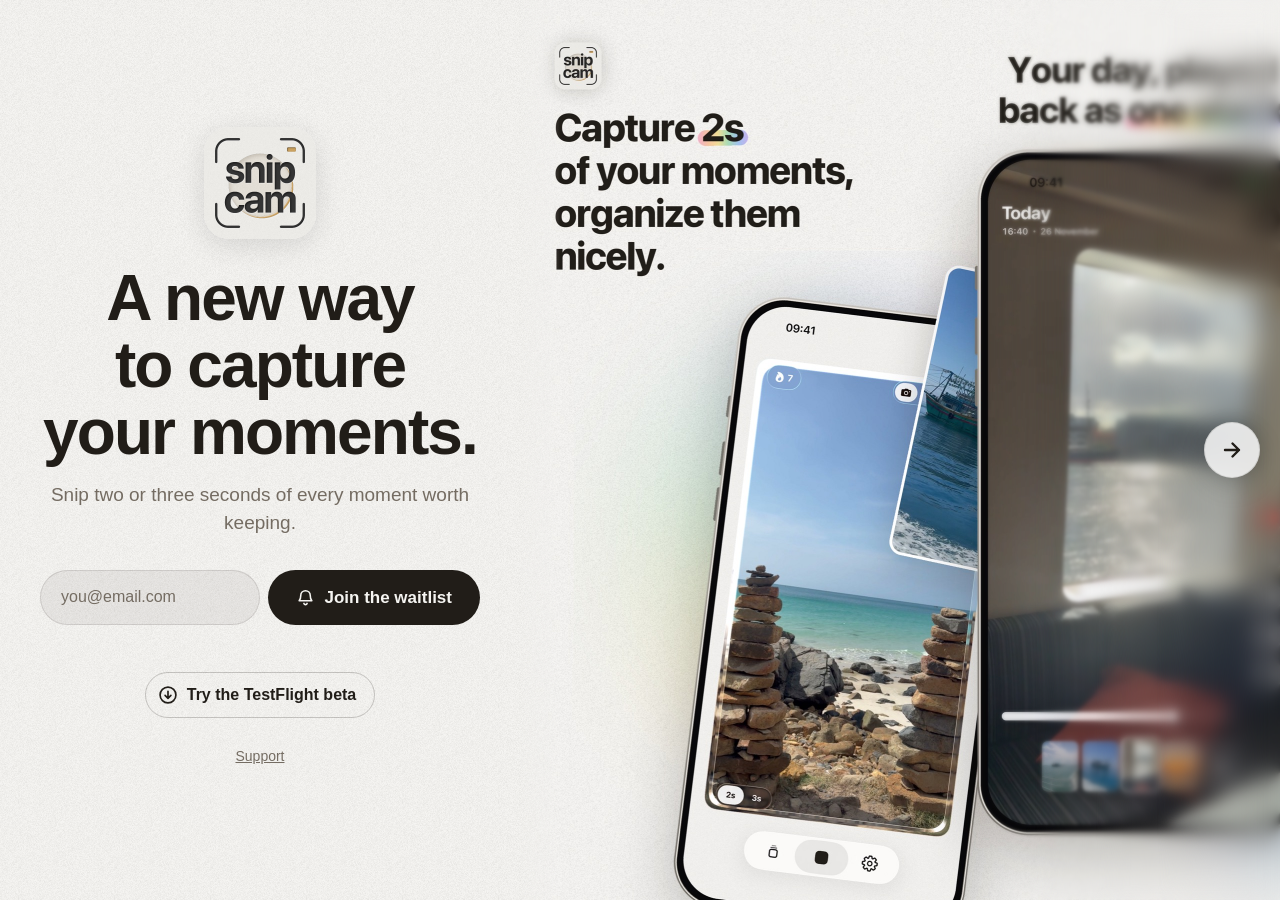
<file: index.html>
<!doctype html>
<html lang="en">
<head>
<meta charset="utf-8">
<meta name="viewport" content="width=device-width, initial-scale=1, viewport-fit=cover">
<title>snipcam — A new way to capture your moments</title>
<meta name="description" content="A new way to capture your moments, then relive them in day stacks, Life Feed and your own stacks. Join the snipcam waitlist.">
<meta name="theme-color" content="#f5f4f1">
<meta name="color-scheme" content="only light">
<link rel="icon" href="assets/icon.png?v=20261123">
<script>document.documentElement.classList.add("js")</script>
<link rel="apple-touch-icon" href="assets/apple-touch-icon.png?v=20261123">
<style>
  /* Light only: the strip's screenshots are drawn on this paper. */
  :root { --bg: #f5f4f1; --ink: #211d18; --muted: #746c62; --cta: #211d18; --grain: url("assets/paper-grain.png"); color-scheme: only light; }
  * { box-sizing: border-box; }
  html, body { height: 100%; }
  /* The app's paper: its colour under the same fine grain. */
  body { margin: 0; background: var(--grain) 0 0 / 96px 96px repeat, var(--bg); color: var(--ink); font: 400 17px/1.5 -apple-system, BlinkMacSystemFont, "Helvetica Neue", Arial, sans-serif; -webkit-font-smoothing: antialiased; overflow: hidden; }
  /* The app's launch icon, on the page: the paper tile comes up, the four corner brackets
     fade in out of a blur from the top left round clockwise, the lens and its gold crescent
     settle in, then the lettering is written in, s-n-i-p-c-a-m on one pen. Layers are drawn
     by swiftui-mvp/scripts/generate-landing-mark.swift. */
  .mark { position: relative; width: 112px; height: 112px; margin: 0 auto 26px; border-radius: 22.37%; overflow: hidden; cursor: pointer; -webkit-tap-highlight-color: transparent; box-shadow: 0 6px 28px rgba(0, 0, 0, .12); }
  .mark img, .mark .lens, .mark .tile { position: absolute; inset: 0; width: 100%; height: 100%; }
  .mark .tile { background: #f7f6f2; }
  .mark .gold { transform-origin: 50% 51.76%; }
  .mark.play .tile, .mark.play .grain { animation: tile-in .22s ease-out both; }
  .mark.play .lens { animation: lens-in .42s cubic-bezier(.3, .05, .2, 1) .1s both; }
  .mark.play .gold { animation: sweep 1.15s cubic-bezier(.45, 0, .2, 1) .1s both; }
  .mark.play .vf { animation: fade-in .42s cubic-bezier(.3, .05, .2, 1) .1s both; }
  .mark.play .corner { animation: corner-in .38s cubic-bezier(.3, .05, .2, 1) calc(.05s + var(--i) * .11s) both; }
  .mark.play .letter { animation: write var(--dur) linear var(--delay) both; }
  @keyframes tile-in { from { opacity: 0; } }
  @keyframes fade-in { from { opacity: 0; } }
  @keyframes lens-in { from { opacity: 0; transform: scale(.94); filter: blur(5.6px); } }
  @keyframes sweep { from { transform: rotate(-360deg); } }
  @keyframes corner-in { from { opacity: 0; filter: blur(6.7px); } }
  @keyframes write { from { clip-path: inset(0 calc(100% - var(--l)) 0 0); } }
  html.js .mark:not(.play) img, html.js .mark:not(.play) .lens, html.js .mark:not(.play) .tile { opacity: 0; }
  @media (prefers-reduced-motion: reduce) { .mark * { animation: none !important; } }
  h1 { font-size: clamp(40px, 8vw, 64px); line-height: 1.05; letter-spacing: -.03em; margin: 0 auto; max-width: 13em; font-weight: 700; text-wrap: balance; }
  p { color: var(--muted); font-size: 19px; margin: 14px 0 0; }
  .cta { display: inline-block; margin-top: 32px; padding: 15px 28px; border-radius: 999px; background: var(--cta); color: var(--bg); text-decoration: none; font-weight: 600; font-size: 17px; }
  .cta:hover { opacity: .88; }
  .fine { font-size: 14px; margin-top: 16px; }
  /* The waitlist leads the page: an email field and its button on one line. */
  .waitlist { display: flex; flex-wrap: wrap; justify-content: center; gap: 8px; max-width: 440px; margin: 32px auto 0; }
  .waitlist input[type=email] { flex: 1 1 220px; min-width: 0; font: inherit; font-size: 16px; color: var(--ink); background: color-mix(in srgb, var(--ink) 6%, transparent); border: 1px solid color-mix(in srgb, var(--ink) 12%, transparent); border-radius: 999px; padding: 14px 20px; }
  .waitlist input::placeholder { color: var(--muted); }
  .waitlist input:focus-visible { outline: 3px solid #b88b4c; outline-offset: 2px; }
  .waitlist[hidden] { display: none; }
  .waitlist .cta { margin: 0; border: 0; font: inherit; font-weight: 600; font-size: 17px; cursor: pointer; }
  .waitlist .cta:disabled { opacity: .5; cursor: default; }
  .waitlist .cta { display: inline-flex; align-items: center; justify-content: center; gap: 9px; }
  .btn-icon { width: 19px; height: 19px; flex: none; }
  .waitlist-note { font-size: 15px; margin-top: 12px; min-height: 1.4em; }
  /* The beta, second to the waitlist: an outlined pill with the App Store icon. */
  .beta-link { display: inline-flex; align-items: center; gap: 9px; margin-top: 14px; padding: 10px 18px 10px 12px; border-radius: 999px; font-size: 16px; font-weight: 600; color: var(--ink); text-decoration: none; border: 1.5px solid color-mix(in srgb, var(--ink) 22%, transparent); transition: background .15s ease, transform .15s ease; }
  .beta-link:hover { background: color-mix(in srgb, var(--ink) 6%, transparent); }
  .beta-link:active { transform: scale(.97); }
  .beta-link[hidden], .store-badge[hidden] { display: none; }
  .beta-icon { width: 20px; height: 20px; flex: none; }
  .store-badge { display: inline-block; margin-top: 14px; }
  .store-badge img { display: block; height: 50px; width: auto; }
  @media (max-width: 480px) { .waitlist .cta { flex: 1 1 100%; } }
  /* After joining: the form gives way to a small card that pops in with a few sparkles. */
  .joined { position: relative; max-width: 420px; margin: 32px auto 0; padding: 28px 24px 26px; border-radius: 28px; background: color-mix(in srgb, var(--ink) 5%, transparent); border: 1px solid color-mix(in srgb, var(--ink) 10%, transparent); text-align: center; }
  .joined[hidden] { display: none; }
  .joined img { width: 64px; height: 64px; border-radius: 15px; box-shadow: 0 8px 22px rgba(0,0,0,.14); display: block; margin: 0 auto 16px; }
  .joined h3 { font-size: 26px; letter-spacing: -.02em; margin: 0; }
  .joined p { font-size: 16px; margin: 8px 0 0; }
  .joined .spark { position: absolute; width: 14px; height: 14px; background: #e2b35c; clip-path: polygon(50% 0, 62% 38%, 100% 50%, 62% 62%, 50% 100%, 38% 62%, 0 50%, 38% 38%); opacity: 0; }
  .joined.show { animation: joined-in .5s cubic-bezier(.2, .9, .25, 1.15) both; }
  .joined.show img { animation: joined-icon .6s cubic-bezier(.2, .9, .25, 1.3) .1s both; }
  .joined.show .spark { animation: spark 1.1s ease-out both; }
  .joined .s1 { left: 22%; top: 14%; animation-delay: .25s !important; }
  .joined .s2 { right: 20%; top: 10%; width: 10px; height: 10px; background: #f0a7b6; animation-delay: .35s !important; }
  .joined .s3 { right: 26%; top: 36%; width: 9px; height: 9px; animation-delay: .5s !important; }
  .joined .s4 { left: 18%; top: 38%; width: 11px; height: 11px; background: #9cc7ea; animation-delay: .42s !important; }
  @keyframes joined-in { from { opacity: 0; transform: translateY(8px) scale(.97); } }
  @keyframes joined-icon { from { opacity: 0; transform: scale(.6) rotate(-8deg); } }
  @keyframes spark { 0% { opacity: 0; transform: scale(.2) rotate(0); } 35% { opacity: 1; transform: scale(1.15) rotate(20deg); } 100% { opacity: 0; transform: scale(.6) translateY(-10px) rotate(60deg); } }
  @media (prefers-reduced-motion: reduce) { .joined.show, .joined.show img, .joined.show .spark { animation: none; } .joined .spark { display: none; } }
  /* One screen tall, read left to right: the intro, the App Store screenshots as one
     unbroken strip, then feedback. The page itself never scrolls down. */
  .strip { display: flex; height: 100vh; height: 100dvh; overflow-x: auto; overflow-y: hidden; overscroll-behavior: contain; outline: none; scrollbar-width: none; }
  .strip::-webkit-scrollbar { display: none; }
  /* A panel scrolls on its own only when the window is too short to hold it. */
  .panel { flex: 0 0 auto; height: 100%; overflow-y: auto; display: flex; flex-direction: column; align-items: center; justify-content: safe center; text-align: center; padding: 24px 22px; }
  .panel > * { flex-shrink: 0; width: 100%; }
  /* Narrower than the window, so the first screenshot shows there is more to the side. */
  .intro { width: min(520px, 90vw); }
  .end { width: min(580px, 100vw); }
  .shots { flex: 0 0 auto; display: flex; align-items: center; height: 100%; -webkit-mask-image: linear-gradient(90deg, transparent, #000 40px, #000 calc(100% - 40px), transparent); mask-image: linear-gradient(90deg, transparent, #000 40px, #000 calc(100% - 40px), transparent); }
  /* Frames sit flush: phones cross from one into the next. */
  .shots img { display: block; flex: none; height: min(100%, 217.3vw); width: auto; aspect-ratio: 1320 / 2868; }
  h2 { font-size: clamp(28px, 5vw, 40px); line-height: 1.15; letter-spacing: -.025em; margin: 0; }
  footer { display: flex; justify-content: center; gap: 6px 18px; flex-wrap: wrap; margin-top: 36px; font-size: 13px; color: var(--muted); }
  footer a { color: inherit; }
  /* What is still coming in from the right is soft, and sharpens as it moves left. Four
     blurs, each stronger and starting further right, so no line shows where one begins.
     --k runs 1 to 0 as the end panel arrives. It scales the blur itself: fading the
     parent with opacity would stop backdrop-filter from seeing the page. */
  .edge-blur { --k: 1; position: fixed; z-index: 4; top: 0; right: 0; bottom: 0; width: 24vw; pointer-events: none; }
  .edge-blur i { position: absolute; inset: 0; -webkit-backdrop-filter: blur(calc(var(--r) * var(--k))); backdrop-filter: blur(calc(var(--r) * var(--k))); -webkit-mask-image: linear-gradient(90deg, transparent var(--a), #000 var(--b)); mask-image: linear-gradient(90deg, transparent var(--a), #000 var(--b)); }
  .edge-blur i:nth-child(1) { --r: 1.5px; --a: 0%; --b: 30%; }
  .edge-blur i:nth-child(2) { --r: 3px; --a: 20%; --b: 52%; }
  .edge-blur i:nth-child(3) { --r: 7px; --a: 40%; --b: 74%; }
  .edge-blur i:nth-child(4) { --r: 14px; --a: 60%; --b: 96%; }
  /* A phone is narrow, so the soft edge is too. */
  @media (max-width: 600px) { .edge-blur { width: 16vw; } }
  /* The way on: an arrow at the right edge that nudges to the right. It leaves at the end. */
  .more { position: fixed; z-index: 5; right: 20px; top: 50%; width: 56px; height: 56px; margin-top: -28px; padding: 0; display: grid; place-items: center; border-radius: 50%; border: 1px solid rgba(33,29,24,.1); background: rgba(255,255,255,.82); color: var(--ink); -webkit-backdrop-filter: blur(14px); backdrop-filter: blur(14px); box-shadow: 0 8px 26px rgba(0,0,0,.16); cursor: pointer; -webkit-tap-highlight-color: transparent; transition: opacity .25s ease, transform .15s ease, visibility .25s; }
  .more:active { transform: scale(.93); }
  .more:focus-visible { outline: 3px solid #b88b4c; outline-offset: 3px; }
  .more.gone { opacity: 0; visibility: hidden; }
  .more svg { width: 24px; height: 24px; animation: nudge 1.6s ease-in-out infinite; }
  @keyframes nudge { 0%, 55%, 100% { transform: translateX(-2px); } 28% { transform: translateX(4px); } }
  @media (max-width: 600px) { .more { right: 8px; width: 44px; height: 44px; margin-top: -22px; } .more svg { width: 20px; height: 20px; } }
  @media (prefers-reduced-motion: reduce) { .more svg { animation: none; } }
  a:focus-visible { outline: 3px solid #b88b4c; outline-offset: 5px; }
  .feedback { max-width: 540px; margin: 0 auto; text-align: left; }
  .feedback h2 { text-align: center; }
  .end .cta { width: auto; }
  /* The store listing's support page is this one, so a way to reach us is on the first screen. */
  .support { margin-top: 22px; font-size: 14px; }
  .support a { color: var(--muted); display: inline-block; padding: 6px 10px; }
  /* One card: kind chips, the note, then email and send on one line. */
  .fb-card { margin-top: 24px; padding: 16px; border-radius: 28px; background: color-mix(in srgb, var(--ink) 5%, transparent); border: 1px solid color-mix(in srgb, var(--ink) 10%, transparent); }
  .fb-card[hidden] { display: none; }
  .fb-kind { display: flex; gap: 6px; flex-wrap: wrap; }
  .fb-kind label { position: relative; padding: 8px 14px; border-radius: 999px; font-weight: 600; font-size: 15px; color: var(--ink); background: color-mix(in srgb, var(--ink) 6%, transparent); cursor: pointer; transition: transform .15s ease, background .15s ease; }
  .fb-kind label:active { transform: scale(.96); }
  .fb-kind input { position: absolute; opacity: 0; inset: 0; cursor: pointer; }
  .fb-kind label:has(input:checked) { background: var(--ink); color: var(--bg); }
  .fb-kind label:has(input:focus-visible) { outline: 3px solid #b88b4c; outline-offset: 2px; }
  .fb-card textarea { display: block; width: 100%; margin: 12px 0 0; min-height: 120px; resize: vertical; font: inherit; font-size: 17px; line-height: 1.45; color: var(--ink); background: var(--bg); border: 1px solid color-mix(in srgb, var(--ink) 8%, transparent); border-radius: 18px; padding: 14px 16px; }
  .fb-foot { display: flex; gap: 8px; margin-top: 10px; align-items: center; }
  .fb-foot input[type=email] { flex: 1; min-width: 0; font: inherit; font-size: 15px; color: var(--ink); background: var(--bg); border: 1px solid color-mix(in srgb, var(--ink) 8%, transparent); border-radius: 999px; padding: 11px 16px; }
  .fb-card textarea::placeholder, .fb-foot input::placeholder { color: var(--muted); }
  .fb-card textarea:focus-visible, .fb-foot input:focus-visible { outline: 3px solid #b88b4c; outline-offset: 2px; }
  .fb-send { flex: none; width: 46px; height: 46px; border-radius: 50%; border: 0; background: var(--cta); color: var(--bg); display: grid; place-items: center; cursor: pointer; transition: transform .15s ease, opacity .15s ease; }
  .fb-send:hover { transform: translateY(-1px); }
  .fb-send:active { transform: scale(.94); }
  .fb-send:disabled { opacity: .45; cursor: default; transform: none; }
  .fb-send svg { width: 20px; height: 20px; }
  .fb-note { text-align: center; font-size: 15px; margin-top: 12px; min-height: 1.4em; }
  /* The capture: a rim traced round the box, a white seal, then the box shrinks away. */
  .snip-capture { position: absolute; pointer-events: none; z-index: 5; }
  .snip-capture svg { position: absolute; inset: -3px; width: calc(100% + 6px); height: calc(100% + 6px); overflow: visible; }
  .snip-capture rect { fill: none; stroke: #b88b4c; stroke-width: 3.5; stroke-linecap: round; stroke-dasharray: 100; stroke-dashoffset: 100; transition: stroke-dashoffset .85s cubic-bezier(.45, .05, .25, 1); }
  .snip-capture.fill rect { stroke-dashoffset: 0; }
  .snip-capture .seal { position: absolute; inset: 0; border-radius: inherit; opacity: 0; background: rgba(255, 255, 255, .55); }
  .snip-capture.seal-on .seal { animation: seal .5s ease-out both; }
  @keyframes seal { 0% { opacity: 1; box-shadow: 0 0 0 0 rgba(255,255,255,.95), 0 0 30px 8px rgba(255,255,255,.8); } 100% { opacity: 0; box-shadow: 0 0 0 22px rgba(255,255,255,0), 0 0 60px 30px rgba(255,255,255,0); } }
  .snipped { transition: transform .32s cubic-bezier(.5, 0, .75, .3), opacity .32s ease-in, filter .32s ease-in; transform: scale(.9) translateY(6px); opacity: 0; filter: blur(3px); }
  .joined .again { display: inline-block; margin-top: 14px; font: inherit; font-size: 15px; font-weight: 600; color: var(--ink); background: none; border: 0; text-decoration: underline; cursor: pointer; }
  .fb-hp { position: absolute; left: -9999px; width: 1px; height: 1px; opacity: 0; }
  @media (max-height: 620px) {
    .panel { padding-block: 14px; }
    .mark { width: 64px; height: 64px; margin-bottom: 12px; }
    h1 { font-size: 30px; }
    .intro p { font-size: 15px; margin-top: 8px; }
    .waitlist, .joined { margin-top: 16px; }
    .fb-card { margin-top: 12px; }
    .fb-card textarea { min-height: 70px; }
    .end .cta, footer { margin-top: 14px; }
    .support { margin-top: 2px; }
    .mark { width: 54px; height: 54px; margin-bottom: 8px; }
    .waitlist-note { margin-top: 4px; }
    .beta-link { margin-top: 6px; }
  }
</style>
<script>
// Visit counts through PostHog: no cookies or storage (persistence "memory"), no autocapture, no recordings.
(function () {
  var ph = window.posthog = window.posthog || [];
  if (ph.__SV) return;
  ph._i = [];
  ph.init = function (token, config, name) { ph._i.push([token, config, name]); };
  ["capture", "register"].forEach(function (m) {
    ph[m] = function () { ph.push([m].concat(Array.prototype.slice.call(arguments))); };
  });
  ph.__SV = 1;
  var s = document.createElement("script");
  s.async = true; s.crossOrigin = "anonymous";
  s.src = "https://us-assets.i.posthog.com/static/array.js";
  document.head.appendChild(s);
  ph.init("phc_wq2qZ8YMt24DhkfbBrSBMiaJSYX29E5SfvphjAq6dkmb", {
    api_host: "https://us.i.posthog.com",
    persistence: "memory",
    autocapture: false,
    capture_pageview: true,
    capture_pageleave: true,
    disable_session_recording: true,
    person_profiles: "identified_only"
  });
  ph.register({ site: "snipcam" });
  document.addEventListener("click", function (e) {
    var a = e.target.closest && e.target.closest("a.cta");
    if (!a) return;
    var store = /apps\.apple\.com/.test(a.href);
    if (!store && !/testflight\.apple\.com/.test(a.href)) return;
    var all = Array.prototype.slice.call(document.querySelectorAll("a.cta"));
    ph.capture(store ? "appstore_click" : "testflight_click", { placement: all.indexOf(a) === 0 ? "hero" : "bottom", page: location.pathname.split("/").pop() || "index" });
  });
})();
</script>
</head>
<body>
<main class="strip" id="strip" tabindex="-1">
  <div class="panel intro">
  <div>
    <div class="mark" role="img" aria-label="snipcam app icon" title="Replay">
      <div class="tile"></div>
      <div class="lens"><img class="gold" src="assets/mark/lens-gold.png" alt=""><img src="assets/mark/lens-pale.png" alt=""></div>
      <img class="vf" src="assets/mark/viewfinder.png" alt="">
      <img class="corner" style="--i:0" src="assets/mark/corner-0.png" alt="">
      <img class="corner" style="--i:1" src="assets/mark/corner-1.png" alt="">
      <img class="corner" style="--i:2" src="assets/mark/corner-2.png" alt="">
      <img class="corner" style="--i:3" src="assets/mark/corner-3.png" alt="">
      <img class="letter" style="--l:19.7%" src="assets/mark/letter-0.png" alt="">
      <img class="letter" style="--l:37.2%" src="assets/mark/letter-1.png" alt="">
      <img class="letter" style="--l:56.0%" src="assets/mark/letter-2.png" alt="">
      <img class="letter" style="--l:63.2%" src="assets/mark/letter-3.png" alt="">
      <img class="letter" style="--l:18.7%" src="assets/mark/letter-4.png" alt="">
      <img class="letter" style="--l:36.4%" src="assets/mark/letter-5.png" alt="">
      <img class="letter" style="--l:55.0%" src="assets/mark/letter-6.png" alt="">
      <img class="grain" src="assets/mark/grain.png" alt="">
    </div>
    <h1>A new way to capture your moments.</h1>
    <p>Snip two or three seconds of every moment worth keeping.</p>
    <form class="waitlist" id="waitlist" action="https://snipcam-forms.vercel.app/api/waitlist" method="POST">
      <input type="email" name="email" required autocomplete="email" aria-label="Email" placeholder="you@email.com">
      <input type="text" name="_honey" class="fb-hp" tabindex="-1" autocomplete="off" aria-hidden="true">
      <input type="hidden" name="source" value="hero">
      <button class="cta" type="submit"><svg class="btn-icon" viewBox="0 0 24 24" fill="none" stroke="currentColor" stroke-width="2" stroke-linecap="round" stroke-linejoin="round" aria-hidden="true"><path d="M6 9.5a6 6 0 0 1 12 0c0 4.5 1.6 6 2 6.5H4c.4-.5 2-2 2-6.5Z"/><path d="M10 19.5a2.1 2.1 0 0 0 4 0"/></svg>Join the waitlist</button>
    </form>
    <p class="waitlist-note" id="waitlist-note" role="status" aria-live="polite"></p>
    <div class="joined" id="joined" hidden role="status" aria-live="polite">
      <span class="spark s1"></span><span class="spark s2"></span><span class="spark s3"></span><span class="spark s4"></span>
      <img src="assets/icon.png?v=20261123" alt="">
      <h3>You’re on the list</h3>
      <p>Thanks for joining. We’ll email you when snipcam opens up, and keep you posted along the way.</p>
      <button class="again" type="button" id="waitlist-again">Add another email</button>
    </div>
    <a class="beta-link" href="https://testflight.apple.com/join/RshC7Wny"><svg class="beta-icon" viewBox="0 0 24 24" fill="none" stroke="currentColor" stroke-width="2" stroke-linecap="round" stroke-linejoin="round" aria-hidden="true"><circle cx="12" cy="12" r="9.5"/><path d="M12 7.5v8M8.5 12.5 12 16l3.5-3.5"/></svg><span class="label">Try the TestFlight beta</span></a>
    <!-- Apple's official badge, only once snipcam is on sale: Apple allows it on App Store links alone. -->
    <a class="store-badge" id="store-badge" hidden href="https://apps.apple.com/app/id6788578899"><img src="assets/app-store-badge.svg" alt="Download on the App Store" width="150" height="50"></a>
    <div class="support"><a href="mailto:ericnguyendsg@gmail.com?subject=snipcam%20support">Support</a></div>
  </div>
  </div>
  <section class="shots" aria-label="Inside snipcam">
    <img src="assets/strip/01-capture-2s.jpg?v=20261127" alt="Capture 2s of your moments, organize them nicely." width="829" height="1800">
    <img src="assets/strip/02-day-stack.jpg?v=20261127" alt="Your day, played back as one stack." width="829" height="1800">
    <img src="assets/strip/03-timestamp-languages.jpg?v=20261127" alt="Timestamps in your language." width="829" height="1800">
    <img src="assets/strip/04-camera-modes.jpg?v=20261127" alt="Front and back. Tall and wide." width="829" height="1800" loading="lazy">
    <img src="assets/strip/05-export-frame.jpg?v=20261127" alt="Export it in a frame." width="829" height="1800" loading="lazy">
    <img src="assets/strip/06-life-feed.jpg?v=20261127" alt="Doomscroll your own life." width="829" height="1800" loading="lazy">
    <img src="assets/strip/07-snip-map.jpg?v=20261127" alt="Every snip clears the fog." width="829" height="1800" loading="lazy">
    <img src="assets/strip/08-secure-stack.jpg?v=20261127" alt="Secure your stack." width="829" height="1800" loading="lazy">
    <img src="assets/strip/09-private.jpg?v=20261127" alt="Your snips stay on your phone." width="829" height="1800" loading="lazy">
  </section>
  <div class="panel end">
  <section class="feedback" aria-labelledby="fb-title">
    <h2 id="fb-title" style="text-align:center">Tell us what to build</h2>
    <form id="fb-form" class="fb-card" action="https://snipcam-forms.vercel.app/api/feedback" method="POST">
      <div class="fb-kind" role="radiogroup" aria-label="Type">
        <label><input type="radio" name="kind" value="Feature idea" checked>💡 Idea</label>
        <label><input type="radio" name="kind" value="Feedback">💬 Feedback</label>
        <label><input type="radio" name="kind" value="Bug">🐞 Bug</label>
      </div>
      <textarea name="message" required maxlength="2000" aria-label="Your message" placeholder="I wish snipcam could…"></textarea>
      <div class="fb-foot">
        <input type="email" name="email" autocomplete="email" aria-label="Email (optional)" placeholder="Email, if you'd like a reply">
        <button class="fb-send" type="submit" aria-label="Send"><svg viewBox="0 0 24 24" fill="none" stroke="currentColor" stroke-width="2.4" stroke-linecap="round" stroke-linejoin="round" aria-hidden="true"><path d="M12 19V5M5.5 11.5 12 5l6.5 6.5"/></svg></button>
      </div>
      <input type="text" name="_honey" class="fb-hp" tabindex="-1" autocomplete="off" aria-hidden="true">
    </form>
    <p class="fb-note" id="fb-note" role="status" aria-live="polite"></p>
    <div class="joined" id="fb-done" hidden role="status" aria-live="polite">
      <span class="spark s1"></span><span class="spark s2"></span><span class="spark s3"></span><span class="spark s4"></span>
      <img src="assets/icon.png?v=20261123" alt="">
      <h3>Thank you!</h3>
      <p>We read every note. If you left your email, we may write back.</p>
      <button class="again" type="button" id="fb-again">Send another</button>
    </div>
  </section>
  <div><a class="cta" href="https://testflight.apple.com/join/RshC7Wny" data-store="Get snipcam">Try SnipCam on TestFlight</a></div>
  <footer>
    <span>© 2026 snipcam · Eric Nguyen</span>
    <a href="privacy.html">Privacy</a>
    <a href="https://www.apple.com/legal/internet-services/itunes/dev/stdeula/">Terms of Use</a>
    <a href="mailto:ericnguyendsg@gmail.com">Support</a>
  </footer>
  </div>
</main>
<div class="edge-blur" id="edge-blur" aria-hidden="true"><i></i><i></i><i></i><i></i></div>
<button class="more" id="more" type="button" aria-label="Scroll right"><svg viewBox="0 0 24 24" fill="none" stroke="currentColor" stroke-width="2.4" stroke-linecap="round" stroke-linejoin="round" aria-hidden="true"><path d="M5 12h14M12.5 5.5 19 12l-6.5 6.5"/></svg></button>

<script>
(function () {
  // The app's pen: each letter starts 0.72 of a letter after the last, and one
  // eased curve runs the whole word after a 0.4 s pause, 0.17 s per letter.
  var mark = document.querySelector(".mark");
  if (!mark) return;
  var SPACING = 0.72, RATE = 0.17, DELAY = 0.4;
  var letters = mark.querySelectorAll(".letter");
  var end = (letters.length - 1) * SPACING + 1, T = RATE * end;
  var ease = bezier(0.42, 0.05, 0.2, 1);
  function timeAt(p) {
    var lo = 0, hi = 1;
    for (var k = 0; k < 30; k++) { var mid = (lo + hi) / 2; if (ease(mid) < p) lo = mid; else hi = mid; }
    return (lo + hi) / 2;
  }
  function bezier(x1, y1, x2, y2) {
    function c(a, b, t) { return 3 * a * t * (1 - t) * (1 - t) + 3 * b * t * t * (1 - t) + t * t * t; }
    return function (x) {
      var lo = 0, hi = 1;
      for (var k = 0; k < 30; k++) { var mid = (lo + hi) / 2; if (c(x1, x2, mid) < x) lo = mid; else hi = mid; }
      return c(y1, y2, (lo + hi) / 2);
    };
  }
  letters.forEach(function (el, n) {
    var start = timeAt(n * SPACING / end), stop = timeAt(Math.min(n * SPACING + 1, end) / end);
    el.style.setProperty("--delay", (DELAY + start * T).toFixed(3) + "s");
    el.style.setProperty("--dur", Math.max((stop - start) * T, 0.05).toFixed(3) + "s");
  });
  function play() {
    mark.classList.remove("play");
    void mark.offsetWidth;
    mark.classList.add("play");
  }
  var imgs = Array.prototype.slice.call(mark.querySelectorAll("img"));
  Promise.all(imgs.map(function (i) {
    return i.complete ? null : new Promise(function (done) { i.onload = i.onerror = done; });
  })).then(play);
  mark.addEventListener("click", play);
})();
</script>
<script>
// The app's capture, drawn over a box: a rim traced round it as if the
// shutter were held, a white seal, then the box shrinks away. `done` resolves
// when it has finished; cancel() puts the box back as it was.
function snipCapture(el) {
  var reduce = matchMedia("(prefers-reduced-motion: reduce)").matches;
  var r = el.getBoundingClientRect();
  var radius = Math.min(parseFloat(getComputedStyle(el).borderTopLeftRadius) || 0, r.height / 2);
  var o = document.createElement("div");
  o.className = "snip-capture";
  o.style.left = (r.left + scrollX) + "px";
  o.style.top = (r.top + scrollY) + "px";
  o.style.width = r.width + "px";
  o.style.height = r.height + "px";
  o.style.borderRadius = radius + "px";
  o.innerHTML = '<svg viewBox="0 0 ' + (r.width + 6) + ' ' + (r.height + 6) + '"><rect x="1.5" y="1.5" width="' + (r.width + 3) + '" height="' + (r.height + 3) + '" rx="' + (radius + 1.5) + '" pathLength="100"/></svg><div class="seal"></div>';
  document.body.appendChild(o);
  var cancelled = false, timers = [];
  function later(fn, ms) { timers.push(setTimeout(fn, reduce ? 0 : ms)); }
  var done = new Promise(function (resolve) {
    void o.offsetWidth;
    o.classList.add("fill");
    later(function () { o.classList.add("seal-on"); }, 850);
    later(function () { el.classList.add("snipped"); }, 1050);
    later(function () { if (!cancelled) resolve(); }, 1400);
  });
  function clear() { o.remove(); el.classList.remove("snipped"); }
  return {
    done: done,
    cancel: function () { cancelled = true; timers.forEach(clearTimeout); clear(); },
    clear: clear,
  };
}
// Both forms post to snipcam's own form service, and give up after 12 seconds.
function snipcamSend(path, form) {
  var ctrl = "AbortController" in window ? new AbortController() : null;
  var timer = ctrl && setTimeout(function () { ctrl.abort(); }, 12000);
  return fetch("https://snipcam-forms.vercel.app/api/" + path, { method: "POST", body: new FormData(form), signal: ctrl && ctrl.signal })
    .then(function (r) { return r.json().then(function (d) { if (!r.ok || !d.ok) throw d; return d; }); })
    .finally(function () { if (timer) clearTimeout(timer); });
}
// The waitlist: the address is saved, and the form says so.
(function () {
  var form = document.getElementById("waitlist");
  if (!form) return;
  var note = document.getElementById("waitlist-note");
  var btn = form.querySelector("button");
  form.addEventListener("submit", function (e) {
    e.preventDefault();
    btn.disabled = true;
    note.textContent = "";
    var capture = snipCapture(form.querySelector("input[type=email]"));
    Promise.all([snipcamSend("waitlist", form), capture.done])
      .then(function () {
        form.reset();
        // The form gives way to the thank-you card.
        form.hidden = true;
        capture.clear();
        note.textContent = "";
        var done = document.getElementById("joined");
        done.hidden = false;
        done.classList.remove("show");
        void done.offsetWidth;
        done.classList.add("show");
        if (window.posthog) posthog.capture("waitlist_joined");
      })
      .catch(function (e) {
        capture.cancel();
        if (e && e.error === "email") { note.textContent = "That email doesn\u2019t look right."; return; }
        if (e && e.error === "rate") { note.textContent = "That\u2019s a lot of sign-ups from here. Try again in an hour."; return; }
        note.innerHTML = 'Didn\u2019t go through. <a href="mailto:ericnguyendsg@gmail.com?subject=snipcam%20waitlist">Email us instead</a>.'; })
      .then(function () { btn.disabled = false; });
  });
  // Another address, from the thank-you card.
  document.getElementById("waitlist-again").addEventListener("click", function () {
    document.getElementById("joined").hidden = true;
    form.hidden = false;
    form.querySelector("input[type=email]").focus();
  });
})();
</script>
<script>
(function () {
  var form = document.getElementById("fb-form");
  if (!form) return;
  var note = document.getElementById("fb-note");
  var done = document.getElementById("fb-done");
  var btn = form.querySelector("button[type=submit]");
  var box = form.querySelector("textarea");
  // The note's prompt follows the chip.
  var prompts = { "Feature idea": "I wish snipcam could…", "Feedback": "I love it when… / I'd change…", "Bug": "What happened, and what did you expect?" };
  form.querySelectorAll("input[name=kind]").forEach(function (r) {
    r.addEventListener("change", function () { box.placeholder = prompts[r.value] || ""; box.focus(); });
  });
  form.addEventListener("submit", function (e) {
    e.preventDefault();
    btn.disabled = true;
    note.textContent = "";
    var capture = snipCapture(form);
    Promise.all([snipcamSend("feedback", form), capture.done])
      .then(function () {
        form.reset();
        box.placeholder = prompts["Feature idea"];
        // The card gives way to the thank-you card.
        form.hidden = true;
        capture.clear();
        done.hidden = false;
        done.classList.remove("show");
        void done.offsetWidth;
        done.classList.add("show");
        if (window.posthog) posthog.capture("feedback_sent");
      })
      .catch(function (e) {
        capture.cancel();
        if (e && e.error === "rate") { note.textContent = "Thanks for all the notes! Give it an hour, then send more."; return; }
        note.innerHTML = 'Didn\u2019t send. <a href="mailto:ericnguyendsg@gmail.com">Email it instead</a>.'; })
      .then(function () { btn.disabled = false; });
  });
  document.getElementById("fb-again").addEventListener("click", function () {
    done.hidden = true;
    form.hidden = false;
    box.focus();
  });
})();
</script>
<script>
// A mouse wheel only turns up and down, so it moves the strip sideways. Trackpads
// and touch already scroll sideways by themselves. Arrow keys work once the strip has focus.
(function () {
  var strip = document.getElementById("strip");
  strip.focus({ preventScroll: true });
  // The right edge clears as the last panel comes in, so the feedback form ends up sharp.
  var blur = document.getElementById("edge-blur"), end = strip.querySelector(".end");
  var more = document.getElementById("more");
  // One press moves on by about a screenshot.
  more.addEventListener("click", function (e) {
    var frame = strip.querySelector(".shots img").offsetWidth;
    strip.scrollBy({ left: Math.min(frame, strip.clientWidth * .85), behavior: matchMedia("(prefers-reduced-motion: reduce)").matches ? "auto" : "smooth" });
    // After a click or tap, the arrow keys keep working.
    if (e.detail) strip.focus({ preventScroll: true });
  });
  function clearAtEnd() {
    var left = strip.scrollWidth - strip.clientWidth - strip.scrollLeft;
    var k = Math.max(0, Math.min(1, left / end.offsetWidth));
    blur.style.setProperty("--k", k.toFixed(3));
    blur.style.visibility = k < .01 ? "hidden" : "";
    more.classList.toggle("gone", k < .5);
  }
  strip.addEventListener("scroll", clearAtEnd, { passive: true });
  window.addEventListener("resize", clearAtEnd);
  window.addEventListener("load", clearAtEnd);
  clearAtEnd();
  window.addEventListener("wheel", function (e) {
    if (e.ctrlKey || Math.abs(e.deltaY) <= Math.abs(e.deltaX)) return;
    // A short window's panel, or a long note, scrolls down first.
    for (var el = e.target; el && el !== strip; el = el.parentElement) {
      if (el.scrollHeight - el.clientHeight < 2 || !/auto|scroll/.test(getComputedStyle(el).overflowY)) continue;
      if (e.deltaY < 0 ? el.scrollTop > 0 : el.scrollTop + el.clientHeight < el.scrollHeight - 1) return;
    }
    e.preventDefault();
    strip.scrollLeft += e.deltaY * (e.deltaMode === 1 ? 16 : 1);
  }, { passive: false });
})();
</script>
<script>
// The CTAs point to TestFlight until the App Store listing is live. Apple's
// lookup API returns the app only once it is on sale, so the page switches by
// itself on release day.
(function () {
  var links = document.querySelectorAll("a[data-store]");
  if (!links.length || !window.fetch) return;
  fetch("https://itunes.apple.com/lookup?id=6788578899")
    .then(function (r) { return r.json(); })
    .then(function (d) {
      var app = d && d.resultCount > 0 && d.results[0];
      if (!app) return;
      var url = "https://apps.apple.com/app/id6788578899";
      // On sale: Apple's badge takes the beta pill's place.
      var badge = document.getElementById("store-badge");
      var beta = document.querySelector(".beta-link");
      if (badge) badge.hidden = false;
      if (beta) beta.hidden = true;
      links.forEach(function (a) {
        a.href = url;
        // Only the words change; an icon beside them stays.
        (a.querySelector(".label") || a).textContent = a.dataset.store;
      });
      var fine = document.querySelector("[data-store-fine]");
      if (fine) fine.textContent = app.price === 0 ? "For iPhone \u00b7 Free on the App Store" : "For iPhone";
    })
    .catch(function () {});
})();
</script>
</body>
</html>
</file>
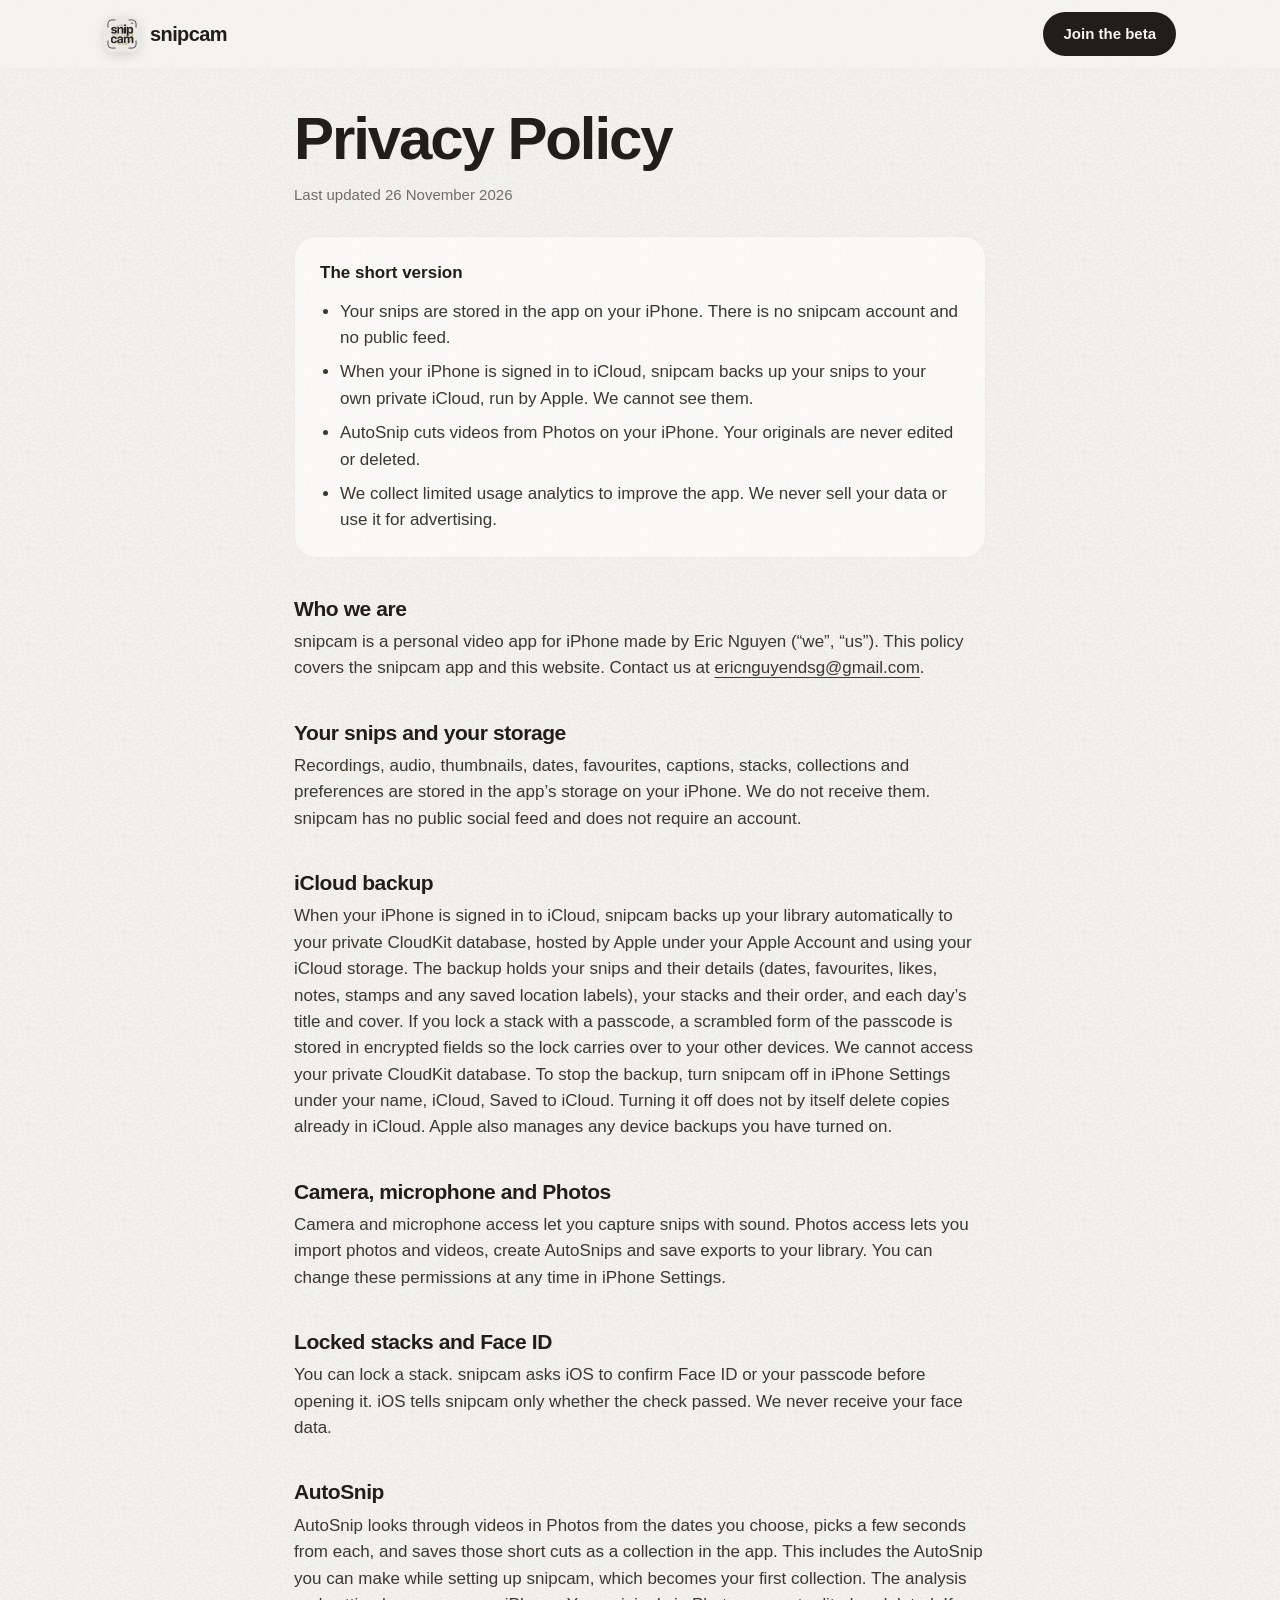
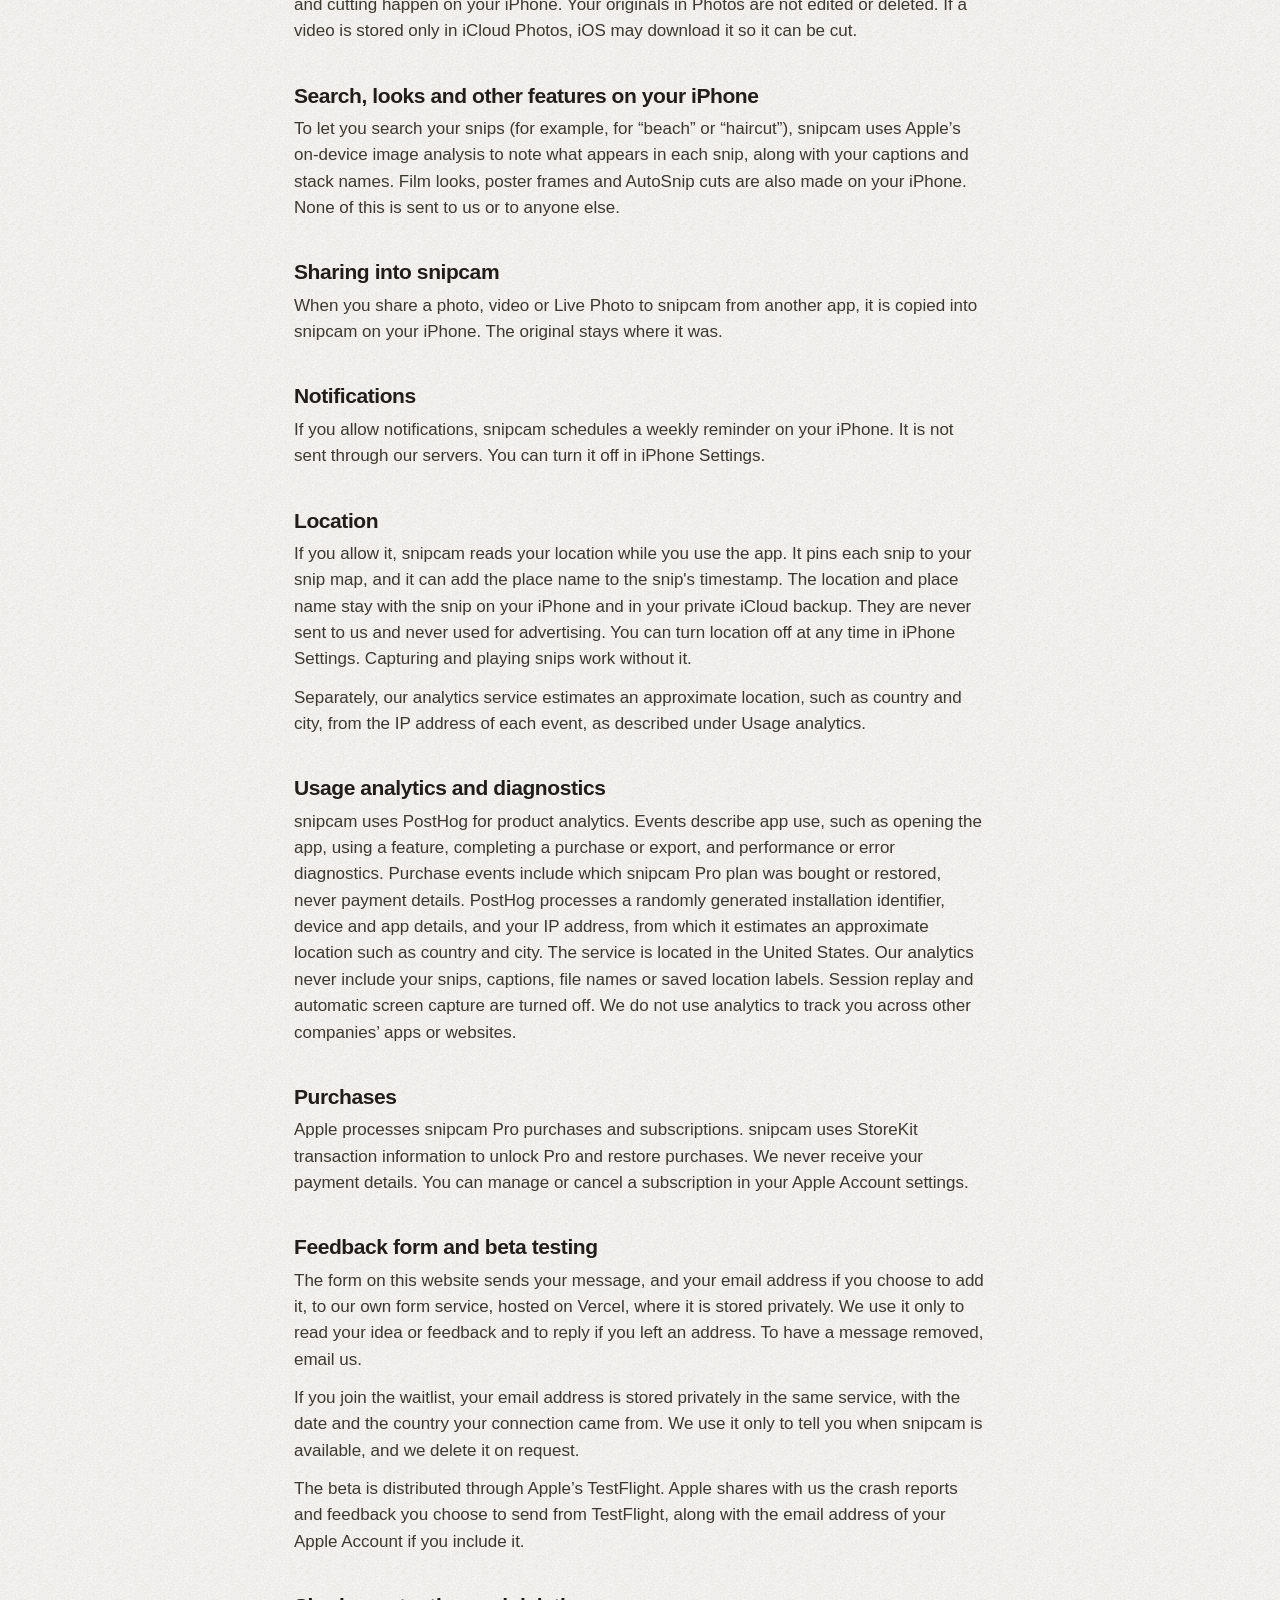
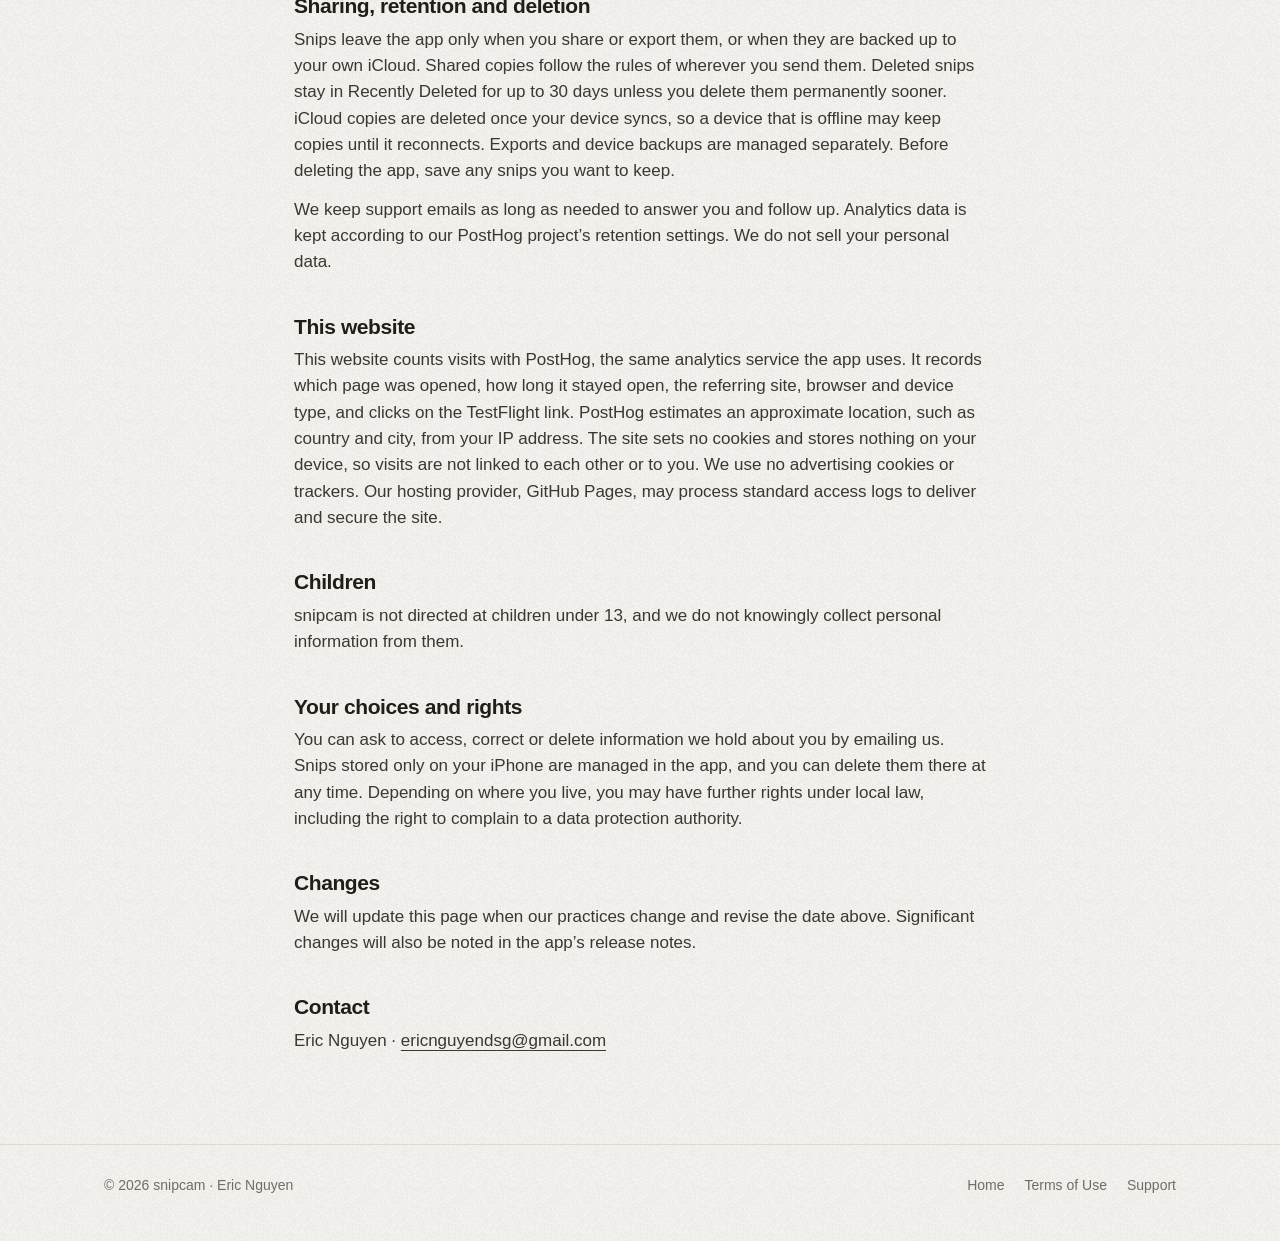
<file: privacy.html>
<!doctype html>
<html lang="en">
<head>
<meta charset="utf-8">
<meta name="viewport" content="width=device-width, initial-scale=1, viewport-fit=cover">
<title>Privacy Policy — snipcam</title>
<meta name="description" content="How snipcam handles your snips, permissions, iCloud backup, purchases, analytics and website feedback.">
<meta name="theme-color" content="#f5f4f1">
<meta name="color-scheme" content="only light">
<link rel="icon" href="assets/icon.png?v=20261123">
<link rel="apple-touch-icon" href="assets/apple-touch-icon.png?v=20261123">
<link rel="stylesheet" href="style.css">
<script>
// Visit counts through PostHog: no cookies or storage (persistence "memory"), no autocapture, no recordings.
(function () {
  var ph = window.posthog = window.posthog || [];
  if (ph.__SV) return;
  ph._i = [];
  ph.init = function (token, config, name) { ph._i.push([token, config, name]); };
  ["capture", "register"].forEach(function (m) {
    ph[m] = function () { ph.push([m].concat(Array.prototype.slice.call(arguments))); };
  });
  ph.__SV = 1;
  var s = document.createElement("script");
  s.async = true; s.crossOrigin = "anonymous";
  s.src = "https://us-assets.i.posthog.com/static/array.js";
  document.head.appendChild(s);
  ph.init("phc_wq2qZ8YMt24DhkfbBrSBMiaJSYX29E5SfvphjAq6dkmb", {
    api_host: "https://us.i.posthog.com",
    persistence: "memory",
    autocapture: false,
    capture_pageview: true,
    capture_pageleave: true,
    disable_session_recording: true,
    person_profiles: "identified_only"
  });
  ph.register({ site: "snipcam" });
  document.addEventListener("click", function (e) {
    var a = e.target.closest && e.target.closest('a[href*="testflight.apple.com"]');
    if (!a) return;
    var all = Array.prototype.slice.call(document.querySelectorAll('a[href*="testflight.apple.com"]'));
    ph.capture("testflight_click", { placement: all.indexOf(a) === 0 ? "hero" : "bottom", page: location.pathname.split("/").pop() || "index" });
  });
})();
</script>
</head>
<body>

<header class="nav">
  <div class="wrap">
    <a class="brand" href="./"><img src="assets/icon.png?v=20261123" alt="">snipcam</a>
    <nav class="nav-links" aria-label="Main">
      <a class="pill" href="https://testflight.apple.com/join/RshC7Wny">Join the beta</a>
    </nav>
  </div>
</header>

<main class="policy">
  <h1>Privacy Policy</h1>
  <p class="updated">Last updated 26 November 2026</p>

  <div class="summary">
    <b>The short version</b>
    <ul>
      <li>Your snips are stored in the app on your iPhone. There is no snipcam account and no public feed.</li>
      <li>When your iPhone is signed in to iCloud, snipcam backs up your snips to your own private iCloud, run by Apple. We cannot see them.</li>
      <li>AutoSnip cuts videos from Photos on your iPhone. Your originals are never edited or deleted.</li>
      <li>We collect limited usage analytics to improve the app. We never sell your data or use it for advertising.</li>
    </ul>
  </div>

  <h2>Who we are</h2>
  <p>snipcam is a personal video app for iPhone made by Eric Nguyen (“we”, “us”). This policy covers the snipcam app and this website. Contact us at <a href="mailto:ericnguyendsg@gmail.com">ericnguyendsg@gmail.com</a>.</p>

  <h2>Your snips and your storage</h2>
  <p>Recordings, audio, thumbnails, dates, favourites, captions, stacks, collections and preferences are stored in the app’s storage on your iPhone. We do not receive them. snipcam has no public social feed and does not require an account.</p>

  <h2>iCloud backup</h2>
  <p>When your iPhone is signed in to iCloud, snipcam backs up your library automatically to your private CloudKit database, hosted by Apple under your Apple Account and using your iCloud storage. The backup holds your snips and their details (dates, favourites, likes, notes, stamps and any saved location labels), your stacks and their order, and each day’s title and cover. If you lock a stack with a passcode, a scrambled form of the passcode is stored in encrypted fields so the lock carries over to your other devices. We cannot access your private CloudKit database. To stop the backup, turn snipcam off in iPhone Settings under your name, iCloud, Saved to iCloud. Turning it off does not by itself delete copies already in iCloud. Apple also manages any device backups you have turned on.</p>

  <h2>Camera, microphone and Photos</h2>
  <p>Camera and microphone access let you capture snips with sound. Photos access lets you import photos and videos, create AutoSnips and save exports to your library. You can change these permissions at any time in iPhone Settings.</p>

  <h2>Locked stacks and Face ID</h2>
  <p>You can lock a stack. snipcam asks iOS to confirm Face ID or your passcode before opening it. iOS tells snipcam only whether the check passed. We never receive your face data.</p>

  <h2>AutoSnip</h2>
  <p>AutoSnip looks through videos in Photos from the dates you choose, picks a few seconds from each, and saves those short cuts as a collection in the app. This includes the AutoSnip you can make while setting up snipcam, which becomes your first collection. The analysis and cutting happen on your iPhone. Your originals in Photos are not edited or deleted. If a video is stored only in iCloud Photos, iOS may download it so it can be cut.</p>

  <h2>Search, looks and other features on your iPhone</h2>
  <p>To let you search your snips (for example, for “beach” or “haircut”), snipcam uses Apple’s on-device image analysis to note what appears in each snip, along with your captions and stack names. Film looks, poster frames and AutoSnip cuts are also made on your iPhone. None of this is sent to us or to anyone else.</p>

  <h2>Sharing into snipcam</h2>
  <p>When you share a photo, video or Live Photo to snipcam from another app, it is copied into snipcam on your iPhone. The original stays where it was.</p>

  <h2>Notifications</h2>
  <p>If you allow notifications, snipcam schedules a weekly reminder on your iPhone. It is not sent through our servers. You can turn it off in iPhone Settings.</p>

  <h2>Location</h2>
  <p>If you allow it, snipcam reads your location while you use the app. It pins each snip to your snip map, and it can add the place name to the snip's timestamp. The location and place name stay with the snip on your iPhone and in your private iCloud backup. They are never sent to us and never used for advertising. You can turn location off at any time in iPhone Settings. Capturing and playing snips work without it.</p>
  <p>Separately, our analytics service estimates an approximate location, such as country and city, from the IP address of each event, as described under Usage analytics.</p>

  <h2>Usage analytics and diagnostics</h2>
  <p>snipcam uses PostHog for product analytics. Events describe app use, such as opening the app, using a feature, completing a purchase or export, and performance or error diagnostics. Purchase events include which snipcam Pro plan was bought or restored, never payment details. PostHog processes a randomly generated installation identifier, device and app details, and your IP address, from which it estimates an approximate location such as country and city. The service is located in the United States. Our analytics never include your snips, captions, file names or saved location labels. Session replay and automatic screen capture are turned off. We do not use analytics to track you across other companies’ apps or websites.</p>

  <h2>Purchases</h2>
  <p>Apple processes snipcam Pro purchases and subscriptions. snipcam uses StoreKit transaction information to unlock Pro and restore purchases. We never receive your payment details. You can manage or cancel a subscription in your Apple Account settings.</p>

  <h2 id="feedback">Feedback form and beta testing</h2>
  <p>The form on this website sends your message, and your email address if you choose to add it, to our own form service, hosted on Vercel, where it is stored privately. We use it only to read your idea or feedback and to reply if you left an address. To have a message removed, email us.</p>
  <p>If you join the waitlist, your email address is stored privately in the same service, with the date and the country your connection came from. We use it only to tell you when snipcam is available, and we delete it on request.</p>
  <p>The beta is distributed through Apple’s TestFlight. Apple shares with us the crash reports and feedback you choose to send from TestFlight, along with the email address of your Apple Account if you include it.</p>

  <h2>Sharing, retention and deletion</h2>
  <p>Snips leave the app only when you share or export them, or when they are backed up to your own iCloud. Shared copies follow the rules of wherever you send them. Deleted snips stay in Recently Deleted for up to 30 days unless you delete them permanently sooner. iCloud copies are deleted once your device syncs, so a device that is offline may keep copies until it reconnects. Exports and device backups are managed separately. Before deleting the app, save any snips you want to keep.</p>
  <p>We keep support emails as long as needed to answer you and follow up. Analytics data is kept according to our PostHog project’s retention settings. We do not sell your personal data.</p>

  <h2>This website</h2>
  <p>This website counts visits with PostHog, the same analytics service the app uses. It records which page was opened, how long it stayed open, the referring site, browser and device type, and clicks on the TestFlight link. PostHog estimates an approximate location, such as country and city, from your IP address. The site sets no cookies and stores nothing on your device, so visits are not linked to each other or to you. We use no advertising cookies or trackers. Our hosting provider, GitHub Pages, may process standard access logs to deliver and secure the site.</p>

  <h2>Children</h2>
  <p>snipcam is not directed at children under 13, and we do not knowingly collect personal information from them.</p>

  <h2>Your choices and rights</h2>
  <p>You can ask to access, correct or delete information we hold about you by emailing us. Snips stored only on your iPhone are managed in the app, and you can delete them there at any time. Depending on where you live, you may have further rights under local law, including the right to complain to a data protection authority.</p>

  <h2>Changes</h2>
  <p>We will update this page when our practices change and revise the date above. Significant changes will also be noted in the app’s release notes.</p>

  <h2>Contact</h2>
  <p>Eric Nguyen · <a href="mailto:ericnguyendsg@gmail.com">ericnguyendsg@gmail.com</a></p>
</main>

<footer>
  <div class="wrap">
    <span>© 2026 snipcam · Eric Nguyen</span>
    <nav aria-label="Footer">
      <a href="./">Home</a>
      <a href="https://www.apple.com/legal/internet-services/itunes/dev/stdeula/">Terms of Use</a>
      <a href="mailto:ericnguyendsg@gmail.com">Support</a>
    </nav>
  </div>
</footer>
</body>
</html>
</file>
<file: style.css>
/* snipcam — landing. Cream paper, warm ink, one soft glow. System type only. */
:root {
  color-scheme: only light;
  /* A soft fade in from every edge: the blur is strongest at the rim and
     gone by --feather in, with no line where it stops. */
  --feather: 22px;
  --edge-mask: linear-gradient(to right, #000, transparent var(--feather), transparent calc(100% - var(--feather)), #000),
               linear-gradient(to bottom, #000, transparent var(--feather), transparent calc(100% - var(--feather)), #000);
  --paper: #f5f4f1;
  --paper-deep: #efe8dc;
  --ink: #211d18;
  --ink-soft: #746c62;
  --ink-faint: #a0988d;
  --line: #e2d9cb;
  --card-dark: #2e2a25;
  --gold: #c99a52;
  --glow: conic-gradient(from var(--spin, 0deg), #f7d9e3, #fbe3cf, #f6f0cf, #d8f0dc, #d6e6f7, #e6dcf6, #f7d9e3);
  --radius-card: 22px;
  --max: 1120px;
}

* { box-sizing: border-box; }
html { scroll-behavior: smooth; -webkit-text-size-adjust: 100%; }
body {
  margin: 0;
  /* The app's paper: its colour under the same fine grain. */
  background: url("assets/paper-grain.png") 0 0 / 96px 96px repeat, var(--paper);
  color: var(--ink);
  font: 17px/1.55 -apple-system, BlinkMacSystemFont, "SF Pro Text", "Helvetica Neue", sans-serif;
  -webkit-font-smoothing: antialiased;
  overflow-x: hidden;
}
img { display: block; max-width: 100%; }
figure { margin: 0; }
a { color: inherit; text-underline-offset: 4px; }
a:focus-visible, button:focus-visible, input:focus-visible { outline: 3px solid #8c7aa3; outline-offset: 3px; }

h1, h2, h3 {
  font-family: -apple-system, BlinkMacSystemFont, "SF Pro Display", "Helvetica Neue", sans-serif;
  font-weight: 700;
  letter-spacing: -0.035em;
  line-height: 1.02;
  margin: 0;
}
h1 { font-size: clamp(46px, 7.4vw, 92px); }
h2 { font-size: clamp(34px, 4.6vw, 56px); }
h3 { font-size: 22px; letter-spacing: -0.02em; line-height: 1.15; }
p { margin: 0; }
.soft { color: var(--ink-soft); }

.wrap { max-width: var(--max); margin: 0 auto; padding: 0 24px; }

/* ── Nav ─────────────────────────────────────────────────────────────── */
.nav {
  position: sticky; top: 0; z-index: 10;
  background: color-mix(in srgb, var(--paper) 78%, transparent);
  -webkit-backdrop-filter: saturate(1.4) blur(18px);
  backdrop-filter: saturate(1.4) blur(18px);
}
.nav .wrap { display: flex; align-items: center; justify-content: space-between; height: 68px; gap: 16px; }
.brand { display: flex; align-items: center; gap: 10px; text-decoration: none; font-weight: 700; font-size: 20px; letter-spacing: -0.03em; }
.brand img { width: 36px; height: 36px; border-radius: 9px; box-shadow: 0 4px 12px rgba(0,0,0,.12); }
.nav-links { display: flex; align-items: center; gap: 22px; font-size: 15px; font-weight: 600; }
.nav-links a { text-decoration: none; color: var(--ink-soft); }
.nav-links a:hover { color: var(--ink); }
.pill {
  display: inline-flex; align-items: center; justify-content: center; gap: 8px;
  height: 44px; padding: 0 20px; border: 0; border-radius: 999px;
  background: var(--ink); color: var(--paper) !important;
  font: 600 15px/1 inherit; font-family: inherit; text-decoration: none; cursor: pointer;
  transition: transform .18s cubic-bezier(.2,.9,.3,1.2), opacity .2s;
}
.pill:active { transform: scale(.96); }
.pill.ghost { background: rgba(255,255,255,.55); color: var(--ink) !important; box-shadow: inset 0 0 0 1px rgba(33,29,24,.08); }

/* ── Hero ────────────────────────────────────────────────────────────── */
.hero { min-height: calc(100svh - 68px - 90px); display: flex; flex-direction: column; justify-content: center; padding: 36px 0 20px; text-align: center; }
.hero-icon {
  width: 96px; height: 96px; margin: 0 auto 26px; border-radius: 22px;
  box-shadow: 0 14px 34px rgba(0,0,0,.14);
  position: relative;
}
.hero-icon img { width: 100%; height: 100%; border-radius: inherit; }
.hero-icon::before {
  content: ""; position: absolute; inset: -10px; border-radius: 30px; z-index: -1;
  background: var(--glow); filter: blur(16px); opacity: .55;
  animation: spin 9s linear infinite;
}
.hero h1 { max-width: 12ch; margin: 0 auto; }
.hero .lede { max-width: 34ch; margin: 22px auto 0; font-size: clamp(18px, 2vw, 21px); color: var(--ink-soft); }

/* Launch sign-up */
.notify { display: flex; gap: 8px; max-width: 440px; margin: 30px auto 0; padding: 6px; border-radius: 999px;
  background: rgba(255,255,255,.7); box-shadow: inset 0 0 0 1px rgba(33,29,24,.08), 0 10px 30px rgba(0,0,0,.05); }
.notify input {
  flex: 1; min-width: 0; height: 44px; padding: 0 16px; border: 0; background: transparent;
  font: 500 16px/1 inherit; font-family: inherit; color: var(--ink);
}
.notify input::placeholder { color: var(--ink-faint); }
.notify input:focus { outline: none; }
.notify-note { margin-top: 12px; font-size: 13px; color: var(--ink-faint); }
.notify-done { display: none; margin-top: 30px; font-weight: 600; }
.notify.sent { display: none; }
.notify.sent + .notify-done { display: block; }

/* ── The day deck (the app's Stack) ──────────────────────────────────── */
.deck {
  display: flex; gap: 26px; overflow-x: auto; scroll-snap-type: x mandatory;
  padding: 44px calc(50% - 130px) 30px; margin-top: 20px;
  scrollbar-width: none; -webkit-overflow-scrolling: touch;
}
.deck::-webkit-scrollbar { display: none; }
.card {
  position: relative; flex: 0 0 260px; aspect-ratio: 1 / 1.47; border-radius: var(--radius-card);
  scroll-snap-align: center; overflow: hidden; background: var(--card-dark);
  transform-origin: 50% 100%;
  transition: transform .25s ease-out, opacity .25s ease-out;
  box-shadow: 0 18px 38px rgba(0,0,0,.16);
}
.card img { width: 100%; height: 100%; object-fit: cover; }
.card .shade { position: absolute; inset: 0; background: linear-gradient(transparent 40%, rgba(0,0,0,.14) 62%, rgba(0,0,0,.66)); }
.card .day { position: absolute; left: 0; right: 0; bottom: 22px; text-align: center; color: #fff; font-weight: 700; font-size: 28px; letter-spacing: -0.03em; }
/* The soft glass edge the app gives every card. */
.card::after {
  content: ""; position: absolute; inset: 0; border-radius: inherit; pointer-events: none;
  -webkit-backdrop-filter: blur(10px); backdrop-filter: blur(10px);
  -webkit-mask: var(--edge-mask); mask: var(--edge-mask);
}
.deck-hint { text-align: center; font-size: 13px; color: var(--ink-faint); }

/* ── Sections ────────────────────────────────────────────────────────── */
section { padding: 88px 0; scroll-margin-top: 70px; }
.eyebrow { display: inline-block; font-size: 13px; font-weight: 700; letter-spacing: .08em; text-transform: uppercase; color: var(--ink-soft); margin-bottom: 14px; }
.feature { display: grid; grid-template-columns: 1fr 1fr; gap: 72px; align-items: center; }
.feature.flip .feature-copy { order: 2; }
.feature-copy p { font-size: 19px; color: var(--ink-soft); margin-top: 20px; max-width: 30ch; }
.feature-copy ul { list-style: none; padding: 0; margin: 26px 0 0; display: grid; gap: 12px; }
.feature-copy li { display: flex; gap: 12px; align-items: baseline; font-size: 16px; }
.feature-copy li b { font-weight: 650; }
.dot { width: 7px; height: 7px; border-radius: 50%; background: var(--ink); flex: none; transform: translateY(-2px); }
@media (max-width: 860px) {
  .feature { grid-template-columns: 1fr; gap: 40px; }
  .feature.flip .feature-copy { order: 0; }
  section { padding: 64px 0; }
}

/* Capture: a finder holding a snip, its glow gathering round the rim. */
.finder {
  position: relative; width: min(340px, 100%); aspect-ratio: 9 / 15; margin: 0 auto;
  border-radius: 34px; background: #111; padding: 12px;
  box-shadow: 0 30px 60px rgba(0,0,0,.2);
}
.finder-screen { position: relative; height: 100%; border-radius: 24px; overflow: hidden; }
.finder-screen img { width: 100%; height: 100%; object-fit: cover; animation: press 4.2s ease-in-out infinite; }
.finder-screen::before {
  /* The recording rim: a soft greyscale glow that breathes in, then seals. */
  content: ""; position: absolute; inset: 0; border-radius: inherit; z-index: 1; pointer-events: none;
  padding: 14px;
  background: conic-gradient(from var(--spin, 0deg), #f6f3ee, #cfcbc5, #ede9e3, #b9b5af, #f6f3ee, #c7c3bd, #f6f3ee);
  -webkit-mask: linear-gradient(#000 0 0) content-box, linear-gradient(#000 0 0);
  -webkit-mask-composite: xor; mask-composite: exclude;
  filter: blur(7px);
  animation: spin 2.6s linear infinite, rim 4.2s ease-in-out infinite;
}
.finder-screen::after {
  content: ""; position: absolute; inset: 0; border-radius: inherit; pointer-events: none;
  -webkit-backdrop-filter: blur(9px); backdrop-filter: blur(9px);
  -webkit-mask: var(--edge-mask); mask: var(--edge-mask);
}
.finder-chip {
  position: absolute; left: 16px; bottom: 16px; z-index: 2; height: 32px; padding: 0 12px; border-radius: 999px;
  display: flex; align-items: center; color: #fff; font-size: 13px; font-weight: 700;
  background: rgba(255,255,255,.18); -webkit-backdrop-filter: blur(14px); backdrop-filter: blur(14px);
}
.finder-hold {
  position: absolute; left: 50%; top: 50%; z-index: 2; translate: -50% -50%;
  color: #fff; font-weight: 600; font-size: 16px; text-shadow: 0 1px 8px rgba(0,0,0,.35);
  animation: hold 4.2s ease-in-out infinite;
}
@keyframes rim { 0%, 8% { opacity: 0; } 22% { opacity: .75; } 70% { opacity: .9; } 78% { opacity: 1; filter: blur(3px); } 92%, 100% { opacity: 0; } }
@keyframes press { 0%, 8% { transform: scale(1); } 70% { transform: scale(.955); } 80%, 100% { transform: scale(1); } }
@keyframes hold { 0%, 6% { opacity: 1; } 12%, 76% { opacity: 0; } 82% { opacity: 1; content: ""; } 100% { opacity: 1; } }

/* AutoSnip: a ruler of months, a glass window over the chosen stretch. */
.rediscover { background: var(--paper-deep); border-radius: 36px; padding: 34px 28px 30px; box-shadow: inset 0 0 0 1px rgba(33,29,24,.05); }
.chips { display: flex; flex-wrap: wrap; gap: 8px; }
.chip {
  height: 36px; padding: 0 14px; border-radius: 999px; border: 0; cursor: pointer;
  font: 600 14px/1 inherit; font-family: inherit; color: var(--ink);
  background: rgba(255,255,255,.7); box-shadow: inset 0 0 0 1px rgba(33,29,24,.07);
  transition: background .2s, color .2s, transform .15s;
}
.chip:active { transform: scale(.95); }
.chip[aria-pressed="true"] { background: var(--ink); color: var(--paper); }
.ruler { position: relative; height: 110px; margin: 26px 0 8px; display: flex; align-items: flex-end; gap: 4px; }
.ruler span { flex: 1; border-radius: 3px 3px 1px 1px; background: rgba(33,29,24,.22); min-height: 6px; }
.window {
  position: absolute; top: -8px; bottom: -8px; border-radius: 14px;
  background: rgba(255,255,255,.28);
  -webkit-backdrop-filter: blur(3px) saturate(1.3); backdrop-filter: blur(3px) saturate(1.3);
  box-shadow: inset 0 0 0 1.5px rgba(255,255,255,.8), 0 8px 24px rgba(0,0,0,.08);
  transition: left .55s cubic-bezier(.2,.9,.25,1), width .55s cubic-bezier(.2,.9,.25,1);
}
.ruler-labels { display: flex; justify-content: space-between; font-size: 12px; color: var(--ink-faint); font-weight: 600; }
.range-row { display: flex; align-items: center; justify-content: space-between; gap: 12px; margin-top: 22px; }
.range { font-weight: 700; font-size: 17px; }
.range small { font-weight: 600; color: var(--ink-soft); font-size: 15px; }
.snips { display: grid; grid-template-columns: repeat(6, 1fr); gap: 8px; margin-top: 22px; min-height: 60px; }
.snip {
  aspect-ratio: 1 / 1.47; border-radius: 10px; overflow: hidden; background: rgba(33,29,24,.08);
  opacity: 0; transform: translateY(10px) scale(.94);
  transition: opacity .45s ease, transform .5s cubic-bezier(.2,.9,.3,1.15);
}
.snip.in { opacity: 1; transform: none; }
.snip img { width: 100%; height: 100%; object-fit: cover; }

/* Film looks: one moment, three looks, side by side like the app's picker. */
.looks { display: grid; grid-template-columns: repeat(3, 1fr); gap: 20px; margin-top: 44px; }
.look { position: relative; border-radius: var(--radius-card); overflow: hidden; aspect-ratio: 1 / 1.47; background: var(--card-dark); box-shadow: 0 18px 38px rgba(0,0,0,.14); }
.look img { width: 100%; height: 100%; object-fit: cover; }
.look figcaption { position: absolute; left: 0; right: 0; bottom: 0; padding: 40px 18px 16px; color: #fff; font-weight: 700; font-size: 20px; letter-spacing: -0.02em;
  background: linear-gradient(transparent, rgba(0,0,0,.55)); }
@media (max-width: 760px) {
  .looks { grid-template-columns: repeat(3, 1fr); gap: 8px; }
  .look { border-radius: 14px; }
  .look figcaption { font-size: 14px; padding: 28px 10px 10px; }
}

/* Replay trio */
.trio { display: grid; grid-template-columns: repeat(3, 1fr); gap: 20px; margin-top: 44px; }
.tile { position: relative; border-radius: var(--radius-card); overflow: hidden; aspect-ratio: 1 / 1.25; background: var(--card-dark); }
.tile img { width: 100%; height: 100%; object-fit: cover; }
.tile .shade { position: absolute; inset: 0; background: linear-gradient(transparent 45%, rgba(0,0,0,.7)); }
.tile .caption { position: absolute; left: 18px; right: 18px; bottom: 16px; color: #fff; }
.tile .caption b { display: block; font-size: 20px; letter-spacing: -0.02em; }
.tile .caption span { font-size: 14px; opacity: .8; }
.tile::after {
  content: ""; position: absolute; inset: 0; border-radius: inherit; pointer-events: none;
  -webkit-backdrop-filter: blur(9px); backdrop-filter: blur(9px);
  -webkit-mask: var(--edge-mask); mask: var(--edge-mask);
}
@media (max-width: 760px) { .trio { grid-template-columns: 1fr; } .tile { aspect-ratio: 16 / 11; } }

/* Private + Pro */
.split { display: grid; grid-template-columns: 1fr 1fr; gap: 20px; }
.panel { border-radius: 30px; padding: 34px; background: rgba(255,255,255,.55); box-shadow: inset 0 0 0 1px rgba(33,29,24,.06); }
.panel h2 { font-size: clamp(30px, 3.4vw, 40px); }
.panel ul { list-style: none; padding: 0; margin: 22px 0 0; display: grid; gap: 12px; }
.panel li { display: flex; gap: 12px; align-items: baseline; }
.panel.pro { background: linear-gradient(160deg, #2b2622, #15120f); color: #f6f1e8; box-shadow: none; }
.panel.pro .soft { color: rgba(246,241,232,.62); }
.panel.pro .dot { background: #e8c88c; }
.pro-badge { display: inline-flex; align-items: center; height: 22px; padding: 0 9px; border-radius: 999px; margin-left: 8px; vertical-align: 6px;
  font-size: 12px; font-weight: 800; letter-spacing: .12em; color: #3a2a16; background: linear-gradient(#f6e2b6, #d9b274 60%, #b98a48); }
@media (max-width: 860px) { .split { grid-template-columns: 1fr; } }

/* Closing call */
.closing { text-align: center; }
.closing h2 { max-width: 14ch; margin: 0 auto; }

/* Footer */
footer { border-top: 1px solid var(--line); padding: 30px 0 44px; font-size: 14px; color: var(--ink-soft); }
footer .wrap { display: flex; flex-wrap: wrap; gap: 14px 26px; align-items: center; justify-content: space-between; }
footer nav { display: flex; flex-wrap: wrap; gap: 20px; }
footer a { text-decoration: none; }
footer a:hover { color: var(--ink); }

/* Policy page */
.policy { max-width: 740px; margin: 0 auto; padding: 40px 24px 90px; }
.policy h1 { font-size: clamp(40px, 6vw, 60px); }
.policy .updated { margin-top: 14px; color: var(--ink-soft); font-size: 15px; }
.policy h2 { font-size: 21px; letter-spacing: -0.02em; margin: 40px 0 10px; }
.policy p, .policy li { color: #3c372f; }
.policy p + p { margin-top: 12px; }
.policy ul { padding-left: 20px; }
.policy .summary { margin-top: 30px; padding: 24px 26px; border-radius: 22px; background: rgba(255,255,255,.6); box-shadow: inset 0 0 0 1px rgba(33,29,24,.06); }
.policy .summary ul { margin: 12px 0 0; display: grid; gap: 8px; }

/* Motion */
@property --spin { syntax: "<angle>"; inherits: false; initial-value: 0deg; }
@keyframes spin { to { --spin: 360deg; } }
.reveal { opacity: 0; transform: translateY(18px); transition: opacity .8s ease, transform .9s cubic-bezier(.2,.8,.2,1); }
.reveal.shown { opacity: 1; transform: none; }
@media (prefers-reduced-motion: reduce) {
  *, *::before, *::after { animation: none !important; transition: none !important; }
  .reveal { opacity: 1; transform: none; }
}
</file>
